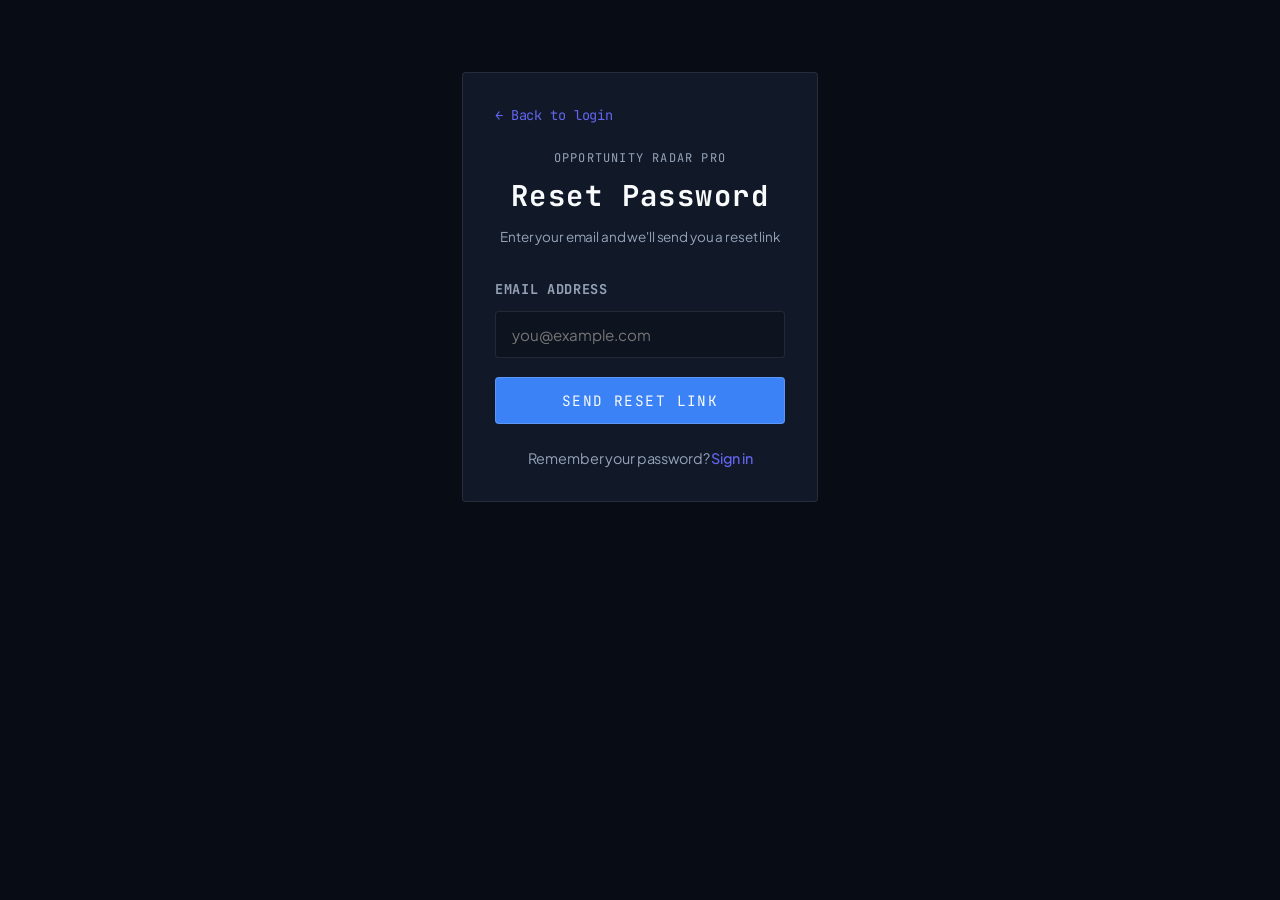
<file: frontend/forgot-password.html>
<!DOCTYPE html>
<html lang="en">
<head>
  <meta charset="UTF-8">
  <meta name="viewport" content="width=device-width, initial-scale=1.0">
  <title>Forgot Password | OpportunityRadar Pro</title>
  <link rel="stylesheet" href="styles.css">
  <style>
    body { overflow: auto !important; height: auto !important; min-height: 100vh; display: flex; flex-direction: column; }
    .auth-container { max-width: 420px; margin: 40px auto; padding: 2rem; width: 100%; }
    .auth-card { background: var(--card); border: 1px solid var(--border); border-radius: 4px; padding: 2rem; box-shadow: var(--shadow); }
    .auth-header { text-align: center; margin-bottom: 2rem; }
    .auth-header h1 { font-size: 1.8rem; color: var(--text); font-family: var(--font-mono); letter-spacing: 0.05em; }
    .auth-header p { color: var(--text-muted); margin-top: 0.5rem; }
    .eyebrow { font-family: var(--font-mono); font-size: 0.75rem; color: var(--primary); letter-spacing: 0.1em; text-transform: uppercase; margin-bottom: 0.5rem; }
    .form-group { margin-bottom: 1.2rem; }
    .form-group label { display: block; margin-bottom: 0.4rem; color: var(--text-muted); font-size: 0.85rem; font-family: var(--font-mono); letter-spacing: 0.05em; text-transform: uppercase; }
    .form-group input, .form-group select { width: 100%; padding: 0.8rem 1rem; border: 1px solid var(--border); border-radius: 4px; background: rgba(0, 0, 0, 0.2); color: var(--text); font-size: 0.95rem; font-family: var(--font-ui); }
    .form-group input:focus, .form-group select:focus { outline: none; border-color: var(--primary); }
    .form-group select option { background: var(--card); }
    .btn-full { width: 100%; padding: 0.8rem; font-size: 0.9rem; font-family: var(--font-mono); letter-spacing: 0.1em; text-transform: uppercase; background: var(--primary); color: var(--text); border: 1px solid var(--border-light); border-radius: 4px; cursor: pointer; transition: background 0.2s; }
    .btn-full:hover { background: var(--primary-h); }
    .btn-full:disabled { opacity: 0.5; cursor: not-allowed; }
    .auth-footer { text-align: center; margin-top: 1.5rem; color: var(--text-muted); font-size: 0.9rem; }
    .auth-footer a { color: var(--accent); text-decoration: none; font-weight: 500; }
    .auth-footer a:hover { text-decoration: underline; }
    .alert { padding: 0.8rem 1rem; border-radius: 4px; margin-bottom: 1rem; text-align: center; font-size: 0.9rem; border: 1px solid; }
    .alert-error { background: rgba(192, 57, 43, 0.15); color: #e74c3c; border-color: rgba(192, 57, 43, 0.3); }
    .alert-success { background: rgba(46, 204, 113, 0.15); color: #2ecc71; border-color: rgba(46, 204, 113, 0.3); }
    .alert-info { background: rgba(74, 158, 202, 0.15); color: #4a9eca; border-color: rgba(74, 158, 202, 0.3); }
    .password-hint { font-size: 0.75rem; color: var(--text-dim); margin-top: 0.4rem; }
    .back-link { display: inline-block; margin-bottom: 1rem; color: var(--accent); text-decoration: none; font-size: 0.85rem; font-family: var(--font-mono); }
    .back-link:hover { text-decoration: underline; }
    .hidden { display: none; }
  </style>
</head>
<body>
  <div class="auth-container">
    <div class="auth-card">
      <a href="login.html" class="back-link">← Back to login</a>
      
      <div class="auth-header">
        <p class="eyebrow">OPPORTUNITY RADAR PRO</p>
        <h1>Reset Password</h1>
        <p>Enter your email and we'll send you a reset link</p>
      </div>
      
      <div id="alertBox"></div>
      
      <form id="forgotForm">
        <div class="form-group">
          <label for="email">Email Address</label>
          <input type="email" id="email" name="email" required placeholder="you@example.com">
        </div>
        
        <button type="submit" class="btn-full" id="submitBtn">Send Reset Link</button>
      </form>
      
      <div class="auth-footer">
        Remember your password? <a href="login.html">Sign in</a>
      </div>
    </div>
  </div>

  <script src="config.js"></script>
  <script src="supabase-lib.js"></script>
  <script src="supabase.js"></script>
  <script>
    const form = document.getElementById("forgotForm");
    const alertBox = document.getElementById("alertBox");
    const submitBtn = document.getElementById("submitBtn");
    
    function showAlert(message, type = "error") {
      alertBox.innerHTML = `<div class="alert alert-${type}">${message}</div>`;
    }
    
    form.addEventListener("submit", async (e) => {
      e.preventDefault();
      
      const email = document.getElementById("email").value.trim();
      
      if (!email) {
        showAlert("Please enter your email address");
        return;
      }
      
      submitBtn.disabled = true;
      submitBtn.textContent = "Sending...";
      
      try {
        await auth.resetPassword(email);
        showAlert("Password reset link sent! Check your email for instructions.", "success");
        form.reset();
      } catch (error) {
        showAlert(error.message);
      } finally {
        submitBtn.disabled = false;
        submitBtn.textContent = "Send Reset Link";
      }
    });
  </script>
</body>
</html>
</file>
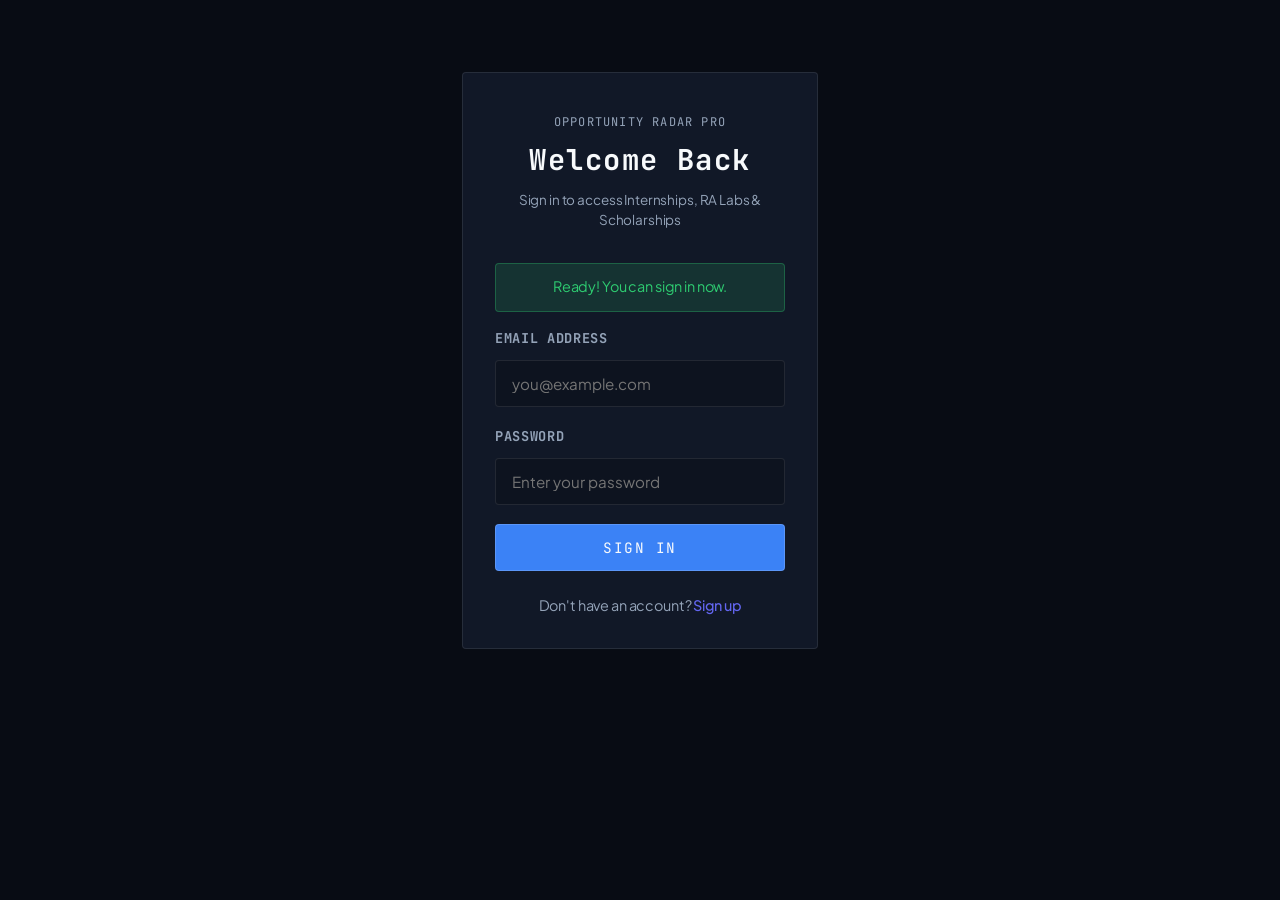
<file: frontend/login.html>
<!DOCTYPE html>
<html lang="en">
<head>
  <meta charset="UTF-8">
  <meta name="viewport" content="width=device-width, initial-scale=1.0">
  <title>Login | OpportunityRadar Pro</title>
  <link rel="stylesheet" href="styles.css">
  <style>
    body { overflow: auto !important; height: auto !important; min-height: 100vh; display: flex; flex-direction: column; }
    .auth-container { max-width: 420px; margin: 40px auto; padding: 2rem; width: 100%; }
    .auth-card { background: var(--card); border: 1px solid var(--border); border-radius: 4px; padding: 2rem; box-shadow: var(--shadow); }
    .auth-header { text-align: center; margin-bottom: 2rem; }
    .auth-header h1 { font-size: 1.8rem; color: var(--text); font-family: var(--font-mono); letter-spacing: 0.05em; }
    .auth-header p { color: var(--text-muted); margin-top: 0.5rem; }
    .eyebrow { font-family: var(--font-mono); font-size: 0.75rem; color: var(--primary); letter-spacing: 0.1em; text-transform: uppercase; margin-bottom: 0.5rem; }
    .form-group { margin-bottom: 1.2rem; }
    .form-group label { display: block; margin-bottom: 0.4rem; color: var(--text-muted); font-size: 0.85rem; font-family: var(--font-mono); letter-spacing: 0.05em; text-transform: uppercase; }
    .form-group input, .form-group select { width: 100%; padding: 0.8rem 1rem; border: 1px solid var(--border); border-radius: 4px; background: rgba(0, 0, 0, 0.2); color: var(--text); font-size: 0.95rem; font-family: var(--font-ui); }
    .form-group input:focus, .form-group select:focus { outline: none; border-color: var(--primary); }
    .form-group select option { background: var(--card); }
    .btn-full { width: 100%; padding: 0.8rem; font-size: 0.9rem; font-family: var(--font-mono); letter-spacing: 0.1em; text-transform: uppercase; background: var(--primary); color: var(--text); border: 1px solid var(--border-light); border-radius: 4px; cursor: pointer; transition: background 0.2s; }
    .btn-full:hover { background: var(--primary-h); }
    .btn-full:disabled { opacity: 0.5; cursor: not-allowed; }
    .auth-footer { text-align: center; margin-top: 1.5rem; color: var(--text-muted); font-size: 0.9rem; }
    .auth-footer a { color: var(--accent); text-decoration: none; font-weight: 500; }
    .auth-footer a:hover { text-decoration: underline; }
    .alert { padding: 0.8rem 1rem; border-radius: 4px; margin-bottom: 1rem; text-align: center; font-size: 0.9rem; border: 1px solid; }
    .alert-error { background: rgba(192, 57, 43, 0.15); color: #e74c3c; border-color: rgba(192, 57, 43, 0.3); }
    .alert-success { background: rgba(46, 204, 113, 0.15); color: #2ecc71; border-color: rgba(46, 204, 113, 0.3); }
    .alert-info { background: rgba(74, 158, 202, 0.15); color: #4a9eca; border-color: rgba(74, 158, 202, 0.3); }
    .password-hint { font-size: 0.75rem; color: var(--text-dim); margin-top: 0.4rem; }
    .back-link { display: inline-block; margin-bottom: 1rem; color: var(--accent); text-decoration: none; font-size: 0.85rem; font-family: var(--font-mono); }
    .back-link:hover { text-decoration: underline; }
    .hidden { display: none; }
  </style>
</head>
<body>
  <div class="auth-container">
    <div class="auth-card">
      <div class="auth-header">
        <p class="eyebrow">OPPORTUNITY RADAR PRO</p>
        <h1>Welcome Back</h1>
        <p>Sign in to access Internships, RA Labs &amp; Scholarships</p>
      </div>
      
      <div id="alertBox"></div>
      
      <form id="loginForm">
        <div class="form-group">
          <label for="email">Email Address</label>
          <input type="email" id="email" name="email" required placeholder="you@example.com">
        </div>
        
        <div class="form-group">
          <label for="password">Password</label>
          <input type="password" id="password" name="password" required placeholder="Enter your password">
        </div>
        
        <button type="submit" class="btn-full" id="submitBtn">Sign In</button>
      </form>
      
      <div class="auth-footer">
        Don't have an account? <a href="signup.html">Sign up</a>
      </div>
    </div>
  </div>

  <script src="config.js"></script>
  <script src="supabase-lib.js"></script>
  <script src="supabase.js"></script>
  <script>
    const form = document.getElementById("loginForm");
    const alertBox = document.getElementById("alertBox");
    const submitBtn = document.getElementById("submitBtn");
    
    function showAlert(message, type = "info") {
      alertBox.innerHTML = `<div class="alert alert-${type}">${message}</div>`;
    }
    
    function checkAuthAndLoad() {
      let attempts = 0;
      const checkAuth = setInterval(() => {
        attempts++;
        if (window.auth && !window.auth.isLoading) {
          clearInterval(checkAuth);
          showAlert("Ready! You can sign in now.", "success");
        } else if (attempts >= 15) {
          clearInterval(checkAuth);
          showAlert("Auth failed to load. Refresh the page or check browser console (F12).", "error");
        }
      }, 500);
    }

    async function upsertProfile(user) {
      if (!window.supabaseClient || !user) {
        console.warn("[InternRadar] Cannot upsert profile: missing supabaseClient or user");
        return;
      }

      const payload = {
        id: user.id,
        email: user.email,
        full_name: user.user_metadata?.full_name || "",
        updated_at: new Date().toISOString()
      };

      console.log("[InternRadar] Upserting profile for:", user.email);
      const { error } = await window.supabaseClient
        .from("profiles")
        .upsert(payload, { onConflict: "id" });

      if (error) {
        console.warn("[InternRadar] Profile upsert failed:", error.message, error);
      } else {
        console.log("[InternRadar] Profile upserted successfully for:", user.email);
      }
    }
    
    checkAuthAndLoad();
    
    form.addEventListener("submit", async (e) => {
      e.preventDefault();
      
      if (!window.auth) {
        showAlert("Auth not loaded yet. Please wait or refresh.", "error");
        return;
      }
      
      const email = document.getElementById("email").value.trim();
      const password = document.getElementById("password").value;
      
      submitBtn.disabled = true;
      submitBtn.textContent = "Signing in...";
      
      try {
        const data = await window.auth.signIn(email, password);
        const user = data?.user || data?.session?.user;
        
        if (!user) {
          showAlert("Sign in succeeded but no user data returned. Try again.", "error");
          return;
        }

        if (!user.email_confirmed_at) {
          await window.auth.signOut();
          showAlert("Please verify your email first. Check your inbox for the verification link.", "error");
        } else {
          await upsertProfile(user);
          window.location.href = "index.html";
        }
      } catch (error) {
        console.error("[InternRadar] Login error:", error);
        showAlert(error.message, "error");
      } finally {
        submitBtn.disabled = false;
        submitBtn.textContent = "Sign In";
      }
    });
  </script>
</body>
</html>
</file>
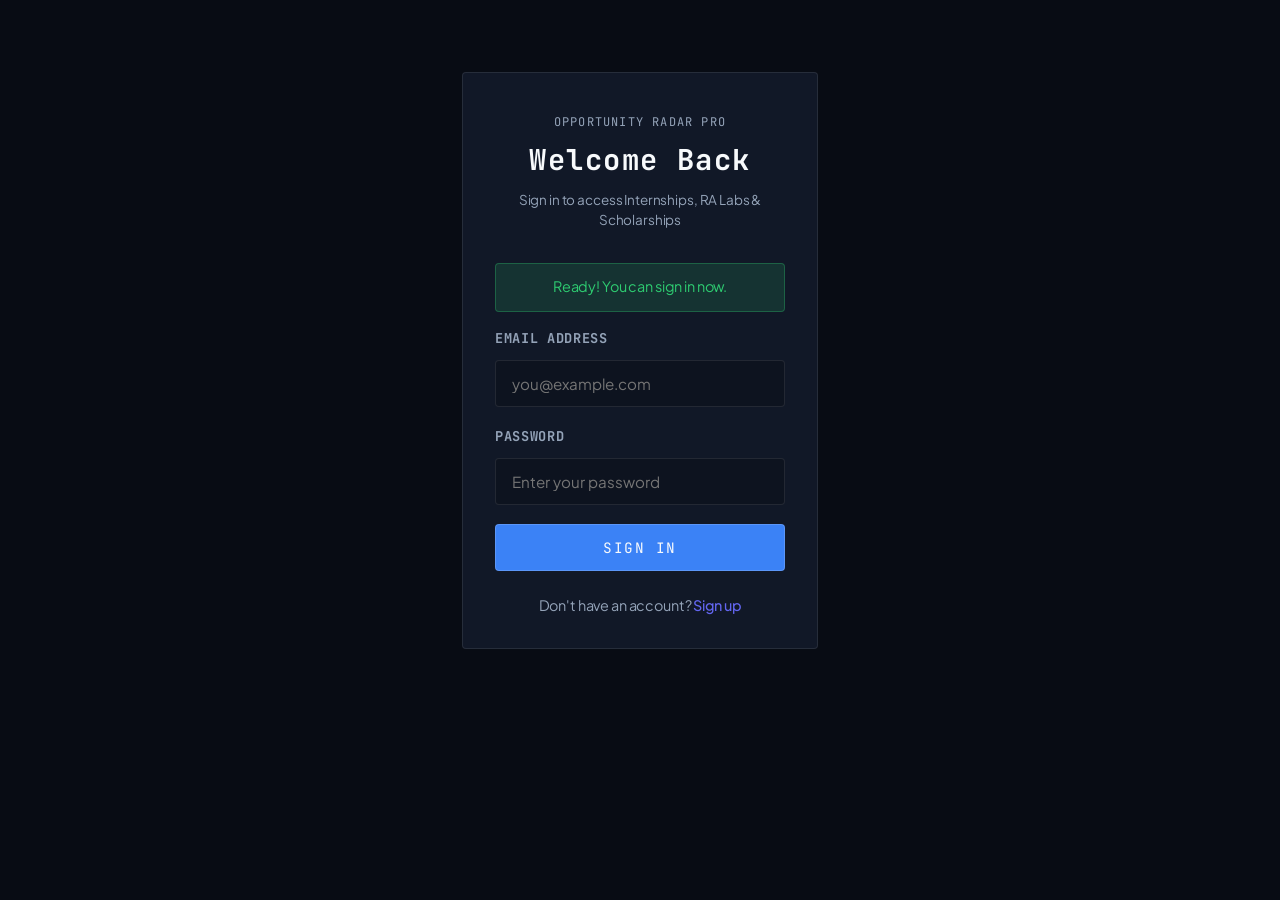
<file: frontend/reset-password.html>
<!DOCTYPE html>
<html lang="en">
<head>
  <meta charset="UTF-8">
  <meta name="viewport" content="width=device-width, initial-scale=1.0">
  <title>Reset Password | OpportunityRadar Pro</title>
  <link rel="stylesheet" href="styles.css">
  <style>
    body { overflow: auto !important; height: auto !important; min-height: 100vh; display: flex; flex-direction: column; }
    .auth-container { max-width: 420px; margin: 40px auto; padding: 2rem; width: 100%; }
    .auth-card { background: var(--card); border: 1px solid var(--border); border-radius: 4px; padding: 2rem; box-shadow: var(--shadow); }
    .auth-header { text-align: center; margin-bottom: 2rem; }
    .auth-header h1 { font-size: 1.8rem; color: var(--text); font-family: var(--font-mono); letter-spacing: 0.05em; }
    .auth-header p { color: var(--text-muted); margin-top: 0.5rem; }
    .eyebrow { font-family: var(--font-mono); font-size: 0.75rem; color: var(--primary); letter-spacing: 0.1em; text-transform: uppercase; margin-bottom: 0.5rem; }
    .form-group { margin-bottom: 1.2rem; }
    .form-group label { display: block; margin-bottom: 0.4rem; color: var(--text-muted); font-size: 0.85rem; font-family: var(--font-mono); letter-spacing: 0.05em; text-transform: uppercase; }
    .form-group input, .form-group select { width: 100%; padding: 0.8rem 1rem; border: 1px solid var(--border); border-radius: 4px; background: rgba(0, 0, 0, 0.2); color: var(--text); font-size: 0.95rem; font-family: var(--font-ui); }
    .form-group input:focus, .form-group select:focus { outline: none; border-color: var(--primary); }
    .form-group select option { background: var(--card); }
    .btn-full { width: 100%; padding: 0.8rem; font-size: 0.9rem; font-family: var(--font-mono); letter-spacing: 0.1em; text-transform: uppercase; background: var(--primary); color: var(--text); border: 1px solid var(--border-light); border-radius: 4px; cursor: pointer; transition: background 0.2s; }
    .btn-full:hover { background: var(--primary-h); }
    .btn-full:disabled { opacity: 0.5; cursor: not-allowed; }
    .auth-footer { text-align: center; margin-top: 1.5rem; color: var(--text-muted); font-size: 0.9rem; }
    .auth-footer a { color: var(--accent); text-decoration: none; font-weight: 500; }
    .auth-footer a:hover { text-decoration: underline; }
    .alert { padding: 0.8rem 1rem; border-radius: 4px; margin-bottom: 1rem; text-align: center; font-size: 0.9rem; border: 1px solid; }
    .alert-error { background: rgba(192, 57, 43, 0.15); color: #e74c3c; border-color: rgba(192, 57, 43, 0.3); }
    .alert-success { background: rgba(46, 204, 113, 0.15); color: #2ecc71; border-color: rgba(46, 204, 113, 0.3); }
    .alert-info { background: rgba(74, 158, 202, 0.15); color: #4a9eca; border-color: rgba(74, 158, 202, 0.3); }
    .password-hint { font-size: 0.75rem; color: var(--text-dim); margin-top: 0.4rem; }
    .back-link { display: inline-block; margin-bottom: 1rem; color: var(--accent); text-decoration: none; font-size: 0.85rem; font-family: var(--font-mono); }
    .back-link:hover { text-decoration: underline; }
    .hidden { display: none; }
  </style>
</head>
<body>
  <div class="auth-container">
    <div class="auth-card">
      <div class="auth-header">
        <p class="eyebrow">OPPORTUNITY RADAR PRO</p>
        <h1>Set New Password</h1>
        <p>Enter your new password below</p>
      </div>
      
      <div id="alertBox"></div>
      
      <div id="resetFormContainer">
        <form id="resetForm">
          <div class="form-group">
            <label for="newPassword">New Password</label>
            <input type="password" id="newPassword" name="newPassword" required placeholder="Enter new password" minlength="6">
            <p class="password-hint">Must be at least 6 characters</p>
          </div>
          
          <div class="form-group">
            <label for="confirmPassword">Confirm New Password</label>
            <input type="password" id="confirmPassword" name="confirmPassword" required placeholder="Confirm new password">
          </div>
          
          <button type="submit" class="btn-full" id="submitBtn">Update Password</button>
        </form>
      </div>
      
      <div id="successMessage" class="hidden">
        <div class="alert alert-success">
          Password updated successfully! Redirecting to login...
        </div>
      </div>
    </div>
  </div>

  <script src="config.js"></script>
  <script src="supabase-lib.js"></script>
  <script src="supabase.js"></script>
  <script>
    const form = document.getElementById("resetForm");
    const alertBox = document.getElementById("alertBox");
    const submitBtn = document.getElementById("submitBtn");
    const resetFormContainer = document.getElementById("resetFormContainer");
    const successMessage = document.getElementById("successMessage");
    
    function showAlert(message, type = "error") {
      alertBox.innerHTML = `<div class="alert alert-${type}">${message}</div>`;
    }
    
    async function checkResetToken() {
      try {
        const hashParams = new URLSearchParams(window.location.hash.substring(1));
        const accessToken = hashParams.get("access_token");
        const type = hashParams.get("type");
        
        if (!accessToken && type !== "recovery") {
          const session = await auth.getSession();
          if (!session) {
            window.location.href = "login.html";
          }
        }
      } catch (e) {
        window.location.href = "login.html";
      }
    }
    
    checkResetToken();
    
    form.addEventListener("submit", async (e) => {
      e.preventDefault();
      
      const newPassword = document.getElementById("newPassword").value;
      const confirmPassword = document.getElementById("confirmPassword").value;
      
      if (newPassword !== confirmPassword) {
        showAlert("Passwords do not match");
        return;
      }
      
      if (newPassword.length < 6) {
        showAlert("Password must be at least 6 characters");
        return;
      }
      
      submitBtn.disabled = true;
      submitBtn.textContent = "Updating...";
      
      try {
        await auth.updatePassword(newPassword);
        resetFormContainer.classList.add("hidden");
        successMessage.classList.remove("hidden");
        setTimeout(() => {
          window.location.href = "login.html";
        }, 3000);
      } catch (error) {
        showAlert(error.message);
      } finally {
        submitBtn.disabled = false;
        submitBtn.textContent = "Update Password";
      }
    });
  </script>
</body>
</html>
</file>
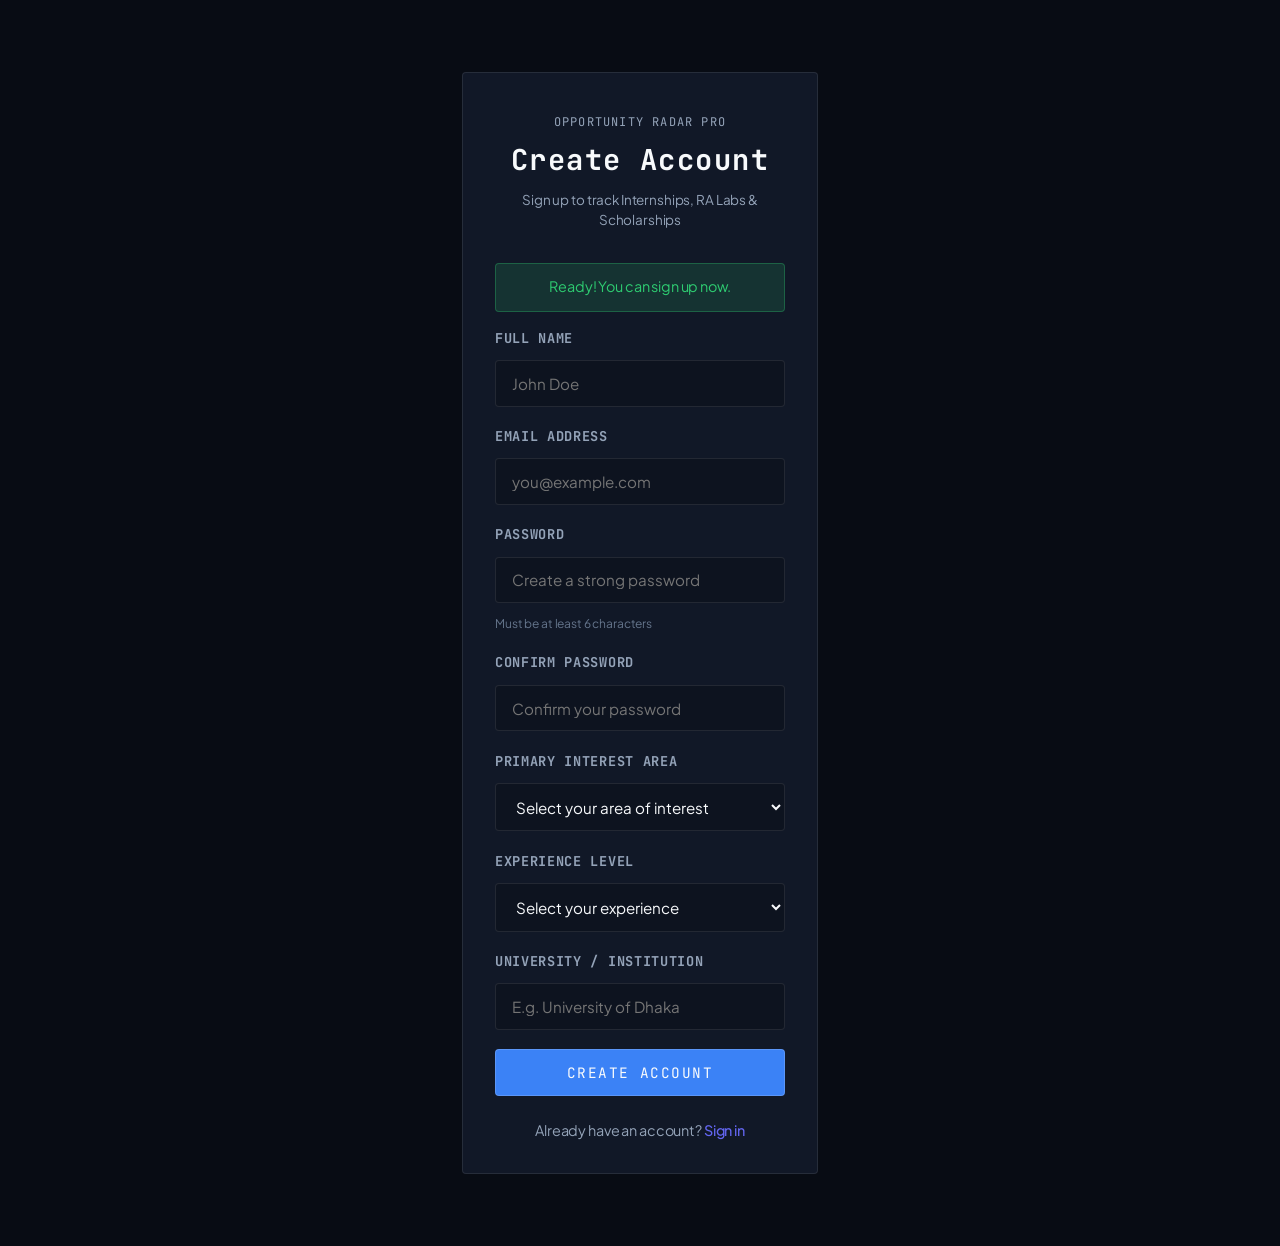
<file: frontend/signup.html>
<!DOCTYPE html>
<html lang="en">
<head>
  <meta charset="UTF-8">
  <meta name="viewport" content="width=device-width, initial-scale=1.0">
  <title>Sign Up | OpportunityRadar Pro</title>
  <link rel="stylesheet" href="styles.css">
  <style>
    body { overflow: auto !important; height: auto !important; min-height: 100vh; display: flex; flex-direction: column; }
    .auth-container { max-width: 420px; margin: 40px auto; padding: 2rem; width: 100%; }
    .auth-card { background: var(--card); border: 1px solid var(--border); border-radius: 4px; padding: 2rem; box-shadow: var(--shadow); }
    .auth-header { text-align: center; margin-bottom: 2rem; }
    .auth-header h1 { font-size: 1.8rem; color: var(--text); font-family: var(--font-mono); letter-spacing: 0.05em; }
    .auth-header p { color: var(--text-muted); margin-top: 0.5rem; }
    .eyebrow { font-family: var(--font-mono); font-size: 0.75rem; color: var(--primary); letter-spacing: 0.1em; text-transform: uppercase; margin-bottom: 0.5rem; }
    .form-group { margin-bottom: 1.2rem; }
    .form-group label { display: block; margin-bottom: 0.4rem; color: var(--text-muted); font-size: 0.85rem; font-family: var(--font-mono); letter-spacing: 0.05em; text-transform: uppercase; }
    .form-group input, .form-group select { width: 100%; padding: 0.8rem 1rem; border: 1px solid var(--border); border-radius: 4px; background: rgba(0, 0, 0, 0.2); color: var(--text); font-size: 0.95rem; font-family: var(--font-ui); }
    .form-group input:focus, .form-group select:focus { outline: none; border-color: var(--primary); }
    .form-group select option { background: var(--card); }
    .btn-full { width: 100%; padding: 0.8rem; font-size: 0.9rem; font-family: var(--font-mono); letter-spacing: 0.1em; text-transform: uppercase; background: var(--primary); color: var(--text); border: 1px solid var(--border-light); border-radius: 4px; cursor: pointer; transition: background 0.2s; }
    .btn-full:hover { background: var(--primary-h); }
    .btn-full:disabled { opacity: 0.5; cursor: not-allowed; }
    .auth-footer { text-align: center; margin-top: 1.5rem; color: var(--text-muted); font-size: 0.9rem; }
    .auth-footer a { color: var(--accent); text-decoration: none; font-weight: 500; }
    .auth-footer a:hover { text-decoration: underline; }
    .alert { padding: 0.8rem 1rem; border-radius: 4px; margin-bottom: 1rem; text-align: center; font-size: 0.9rem; border: 1px solid; }
    .alert-error { background: rgba(192, 57, 43, 0.15); color: #e74c3c; border-color: rgba(192, 57, 43, 0.3); }
    .alert-success { background: rgba(46, 204, 113, 0.15); color: #2ecc71; border-color: rgba(46, 204, 113, 0.3); }
    .alert-info { background: rgba(74, 158, 202, 0.15); color: #4a9eca; border-color: rgba(74, 158, 202, 0.3); }
    .password-hint { font-size: 0.75rem; color: var(--text-dim); margin-top: 0.4rem; }
    .back-link { display: inline-block; margin-bottom: 1rem; color: var(--accent); text-decoration: none; font-size: 0.85rem; font-family: var(--font-mono); }
    .back-link:hover { text-decoration: underline; }
    .hidden { display: none; }
  </style>
</head>
<body>
  <div class="auth-container">
    <div class="auth-card">
      <div class="auth-header">
        <p class="eyebrow">OPPORTUNITY RADAR PRO</p>
        <h1>Create Account</h1>
        <p>Sign up to track Internships, RA Labs &amp; Scholarships</p>
      </div>
      
      <div id="alertBox"></div>
      
      <form id="signupForm">
        <div class="form-group">
          <label for="fullName">Full Name</label>
          <input type="text" id="fullName" name="fullName" required placeholder="John Doe">
        </div>
        
        <div class="form-group">
          <label for="email">Email Address</label>
          <input type="email" id="email" name="email" required placeholder="you@example.com">
        </div>
        
        <div class="form-group">
          <label for="password">Password</label>
          <input type="password" id="password" name="password" required placeholder="Create a strong password" minlength="6">
          <p class="password-hint">Must be at least 6 characters</p>
        </div>
        
        <div class="form-group">
          <label for="confirmPassword">Confirm Password</label>
          <input type="password" id="confirmPassword" name="confirmPassword" required placeholder="Confirm your password">
        </div>

        <div class="form-group">
          <label for="interestArea">Primary Interest Area</label>
          <select id="interestArea" name="interestArea" required>
            <option value="" disabled selected>Select your area of interest</option>
            <option value="Artificial Intelligence">Artificial Intelligence</option>
            <option value="Data Science & Analytics">Data Science & Analytics</option>
            <option value="Software Engineering">Software Engineering</option>
            <option value="Web Development">Web Development</option>
            <option value="Mobile Development">Mobile Development</option>
            <option value="Cybersecurity">Cybersecurity</option>
            <option value="Cloud Computing">Cloud Computing</option>
            <option value="Product Management">Product Management</option>
            <option value="Design (UI/UX)">Design (UI/UX)</option>
            <option value="Other">Other</option>
          </select>
        </div>

        <div class="form-group">
          <label for="experienceLevel">Experience Level</label>
          <select id="experienceLevel" name="experienceLevel" required>
            <option value="" disabled selected>Select your experience</option>
            <option value="Beginner (0-1 Years)">Beginner (0-1 Years)</option>
            <option value="Intermediate (1-3 Years)">Intermediate (1-3 Years)</option>
            <option value="Advanced (3+ Years)">Advanced (3+ Years)</option>
          </select>
        </div>

        <div class="form-group">
          <label for="university">University / Institution</label>
          <input type="text" id="university" name="university" placeholder="E.g. University of Dhaka">
        </div>

        
        <button type="submit" class="btn-full" id="submitBtn">Create Account</button>
      </form>
      
      <div class="auth-footer">
        Already have an account? <a href="login.html">Sign in</a>
      </div>
    </div>
  </div>

  <script src="config.js"></script>
  <script src="supabase-lib.js"></script>
  <script src="supabase.js"></script>
  <script>
    const form = document.getElementById("signupForm");
    const alertBox = document.getElementById("alertBox");
    const submitBtn = document.getElementById("submitBtn");
    
    function showAlert(message, type = "info") {
      alertBox.innerHTML = `<div class="alert alert-${type}">${message}</div>`;
    }
    
    function checkAuthAndLoad() {
      const checkAuth = setInterval(() => {
        if (window.auth) {
          clearInterval(checkAuth);
          showAlert("Ready! You can sign up now.", "success");
        }
      }, 500);
      
      setTimeout(() => {
        clearInterval(checkAuth);
        if (!window.auth) {
          showAlert("Auth failed to load. Open browser console (F12) for details.", "error");
        }
      }, 5000);
    }
    
    checkAuthAndLoad();
    
    async function upsertProfile(user) {
      if (!window.supabaseClient || !user) {
        return;
      }

      const payload = {
        id: user.id,
        email: user.email,
        full_name: document.getElementById("fullName").value.trim(),
        interest_area: document.getElementById("interestArea").value,
        experience_level: document.getElementById("experienceLevel").value,
        university: document.getElementById("university").value.trim(),
        updated_at: new Date().toISOString()
      };

      const { error } = await window.supabaseClient
        .from("profiles")
        .upsert(payload, { onConflict: "id" });

      if (error) {
        console.warn("[InternRadar] Profile upsert failed:", error.message);
      } else {
        console.log("[InternRadar] Profile created for:", user.email);
      }
    }

    form.addEventListener("submit", async (e) => {
      e.preventDefault();
      
      if (!window.auth) {
        showAlert("Auth not loaded yet. Please wait or refresh.", "error");
        return;
      }
      
      const email = document.getElementById("email").value.trim();
      const password = document.getElementById("password").value;
      const confirmPassword = document.getElementById("confirmPassword").value;
      
      if (password !== confirmPassword) {
        showAlert("Passwords do not match", "error");
        return;
      }
      
      if (password.length < 6) {
        showAlert("Password must be at least 6 characters", "error");
        return;
      }
      
      submitBtn.disabled = true;
      submitBtn.textContent = "Creating account...";
      
      try {
        const data = await window.auth.signUp(email, password);
        
        // If user is auto-confirmed, create profile immediately
        const user = data?.user;
        if (user && user.email_confirmed_at) {
          await upsertProfile(user);
        }
        
        showAlert("Account created! Check your email to verify your account.", "success");
        form.reset();
      } catch (error) {
        console.error("[InternRadar] Signup error:", error);
        showAlert(error.message, "error");
      } finally {
        submitBtn.disabled = false;
        submitBtn.textContent = "Create Account";
      }
    });
  </script>
</body>
</html>
</file>
<file: frontend/styles.css>
/* ═══════════════════════════════════════════════════════════════════
   OPPORTUNITYRADAR PRO — ULTRA-MODERN CYBER-SLATE THEME (v2.5)
   Linear / Raycast / Modern SaaS Inspired Dashboard Aesthetics
   ═══════════════════════════════════════════════════════════════════ */

@import url('https://fonts.googleapis.com/css2?family=Plus+Jakarta+Sans:wght@300;400;500;600;700;800&family=JetBrains+Mono:wght@400;500;600;700&display=swap');

:root {
  /* ── Modern Obsidian & Cyber-Slate Palette ── */
  --bg:              #080c14;
  --bg-subtle:       #0d1322;
  --sidebar-bg:      #0b101c;
  --card:            #111827;
  --card-hover:      #172033;
  --card-border:     rgba(255, 255, 255, 0.08);
  --border:          rgba(255, 255, 255, 0.09);
  --border-light:    rgba(255, 255, 255, 0.16);
  --sidebar-border:  rgba(255, 255, 255, 0.07);

  /* ── Brand & Accent Gradients ── */
  --primary:         #3b82f6;
  --primary-h:       #2563eb;
  --primary-glow:    rgba(59, 130, 246, 0.35);
  --accent:          #6366f1;
  --accent-purple:   #a855f7;
  --accent-cyan:     #06b6d4;
  --accent-gold:     #f59e0b;
  --accent-emerald:  #10b981;

  /* ── Typography & Readability ── */
  --text:            #f8fafc;
  --text-muted:      #94a3b8;
  --text-dim:        #64748b;
  --sidebar-text:    #f1f5f9;
  --sidebar-muted:   #818cf8;

  --font-ui:         'Plus Jakarta Sans', -apple-system, BlinkMacSystemFont, 'Segoe UI', Roboto, sans-serif;
  --font-mono:       'JetBrains Mono', monospace;

  /* ── Shadows & Glassmorphism ── */
  --shadow-sm:       0 2px 8px rgba(0, 0, 0, 0.3);
  --shadow-md:       0 8px 24px rgba(0, 0, 0, 0.45);
  --shadow-lg:       0 16px 40px rgba(0, 0, 0, 0.6);
  --glass-bg:        rgba(17, 24, 39, 0.75);
  --glass-border:    rgba(255, 255, 255, 0.1);
  --glass-blur:      blur(16px);
}

/* Light Theme Variables */
.light-theme {
  --bg:              #f8fafc;
  --bg-subtle:       #f1f5f9;
  --sidebar-bg:      #ffffff;
  --card:            #ffffff;
  --card-hover:      #f8fafc;
  --card-border:     rgba(0, 0, 0, 0.08);
  --border:          rgba(0, 0, 0, 0.08);
  --border-light:    rgba(0, 0, 0, 0.15);
  --sidebar-border:  rgba(0, 0, 0, 0.06);
  --text:            #0f172a;
  --text-muted:      #64748b;
  --text-dim:        #94a3b8;
  --sidebar-text:    #0f172a;
  --sidebar-muted:   #475569;
  --shadow-sm:       0 2px 8px rgba(0, 0, 0, 0.05);
  --shadow-md:       0 8px 24px rgba(0, 0, 0, 0.08);
  --shadow-lg:       0 16px 40px rgba(0, 0, 0, 0.12);
  --glass-bg:        rgba(255, 255, 255, 0.85);
}

/* ── RESET & GLOBAL ─────────────────────────────────────────── */
*, *::before, *::after { box-sizing: border-box; margin: 0; padding: 0; }
.hidden { display: none !important; }

body {
  font-family: var(--font-ui);
  background-color: var(--bg);
  color: var(--text);
  height: 100vh;
  overflow: hidden;
  font-size: 13.5px;
  line-height: 1.5;
  letter-spacing: -0.01em;
  -webkit-font-smoothing: antialiased;
}

/* Custom Scrollbars */
::-webkit-scrollbar { width: 6px; height: 6px; }
::-webkit-scrollbar-track { background: transparent; }
::-webkit-scrollbar-thumb { background: rgba(255, 255, 255, 0.15); border-radius: 999px; }
::-webkit-scrollbar-thumb:hover { background: rgba(255, 255, 255, 0.25); }

/* ── LAYOUT ─────────────────────────────────────────── */
.dashboard-wrapper { display: flex; height: 100vh; width: 100vw; overflow: hidden; }

/* ── SIDEBAR ─────────────────────────────────────────── */
.sidebar {
  width: 260px;
  background: var(--sidebar-bg);
  border-right: 1px solid var(--sidebar-border);
  display: flex;
  flex-direction: column;
  flex-shrink: 0;
  z-index: 50;
}

.sidebar-header {
  padding: 1.25rem 1.2rem;
  border-bottom: 1px solid var(--sidebar-border);
}

.logo {
  display: flex;
  align-items: center;
  gap: 0.85rem;
}

.logo-icon {
  width: 38px;
  height: 38px;
  background: linear-gradient(135deg, #3b82f6 0%, #8b5cf6 100%);
  border-radius: 9px;
  display: flex;
  align-items: center;
  justify-content: center;
  color: #ffffff;
  box-shadow: 0 0 16px rgba(99, 102, 241, 0.4);
  flex-shrink: 0;
}

.logo-text { display: flex; flex-direction: column; }
.logo-name {
  font-family: var(--font-ui);
  font-size: 0.95rem;
  font-weight: 800;
  letter-spacing: 0.04em;
  color: var(--text);
  line-height: 1.2;
}
.logo-sub {
  font-family: var(--font-mono);
  font-size: 0.6rem;
  font-weight: 600;
  color: var(--text-dim);
  letter-spacing: 0.05em;
  margin-top: 0.15rem;
}

/* User Profile Badge */
.user-panel {
  display: flex;
  align-items: center;
  gap: 0.75rem;
  padding: 0.85rem 1.2rem;
  border-bottom: 1px solid var(--sidebar-border);
  background: rgba(0, 0, 0, 0.2);
}
.user-avatar {
  width: 32px; height: 32px;
  background: linear-gradient(135deg, #1e293b, #334155);
  border: 1px solid var(--border-light);
  border-radius: 50%;
  display: flex; align-items: center; justify-content: center;
  color: #94a3b8;
  flex-shrink: 0;
}
.user-info { display: flex; flex-direction: column; min-width: 0; flex: 1; }
.user-label {
  font-family: var(--font-mono);
  font-size: 0.6rem;
  letter-spacing: 0.08em;
  color: var(--text-dim);
  text-transform: uppercase;
}
.user-email {
  font-size: 0.75rem;
  font-weight: 600;
  color: var(--text);
  white-space: nowrap;
  overflow: hidden;
  text-overflow: ellipsis;
}
.status-dot {
  width: 8px; height: 8px;
  border-radius: 50%;
  background: var(--accent-emerald);
  box-shadow: 0 0 8px var(--accent-emerald);
}

/* Sidebar Navigation */
.sidebar-nav {
  flex: 1;
  padding: 1rem 0.85rem;
  display: flex;
  flex-direction: column;
  gap: 0.35rem;
  overflow-y: auto;
}

.nav-section-label {
  font-family: var(--font-mono);
  font-size: 0.62rem;
  font-weight: 700;
  letter-spacing: 0.12em;
  color: var(--text-dim);
  padding: 0.75rem 0.6rem 0.35rem;
  text-transform: uppercase;
}

.nav-btn {
  display: flex;
  align-items: center;
  gap: 0.75rem;
  width: 100%;
  padding: 0.65rem 0.85rem;
  background: transparent;
  border: 1px solid transparent;
  border-radius: 8px;
  color: var(--text-muted);
  font-family: var(--font-ui);
  font-size: 0.82rem;
  font-weight: 600;
  text-align: left;
  cursor: pointer;
  transition: all 0.18s cubic-bezier(0.16, 1, 0.3, 1);
  position: relative;
}

.nav-icon {
  width: 24px; height: 24px;
  display: flex; align-items: center; justify-content: center;
  color: var(--text-dim);
  transition: color 0.18s;
  flex-shrink: 0;
}

.nav-btn:hover {
  background: rgba(255, 255, 255, 0.04);
  color: var(--text);
  border-color: rgba(255, 255, 255, 0.06);
}

.nav-btn:hover .nav-icon { color: var(--primary); }

.nav-btn.active {
  background: linear-gradient(90deg, rgba(59, 130, 246, 0.15) 0%, rgba(99, 102, 241, 0.08) 100%);
  color: #ffffff;
  border: 1px solid rgba(99, 102, 241, 0.3);
  box-shadow: 0 2px 12px rgba(59, 130, 246, 0.12);
}

.nav-btn.active .nav-icon {
  color: #60a5fa;
}

.nav-btn.active::before {
  content: '';
  position: absolute;
  left: 0;
  top: 18%;
  bottom: 18%;
  width: 3px;
  background: linear-gradient(180deg, #60a5fa, #a855f7);
  border-radius: 0 4px 4px 0;
  box-shadow: 0 0 8px #60a5fa;
}

.badge {
  margin-left: auto;
  font-family: var(--font-mono);
  font-size: 0.65rem;
  font-weight: 700;
  padding: 0.15rem 0.5rem;
  border-radius: 999px;
  background: rgba(255, 255, 255, 0.08);
  color: var(--text-muted);
}

/* Sidebar Footer */
.sidebar-footer {
  padding: 1rem 1.2rem;
  border-top: 1px solid var(--sidebar-border);
  background: rgba(0, 0, 0, 0.15);
  display: flex;
  flex-direction: column;
  gap: 0.75rem;
}

.sys-status {
  display: flex;
  flex-direction: column;
  gap: 0.3rem;
}
.sys-status-row {
  display: flex;
  justify-content: space-between;
  align-items: center;
  font-family: var(--font-mono);
  font-size: 0.65rem;
}
.sys-label { color: var(--text-dim); }
.sys-value { color: var(--text-muted); font-weight: 600; }
.sys-value.online-text { color: var(--accent-emerald); }

.logout-btn {
  display: flex;
  align-items: center;
  justify-content: center;
  gap: 0.5rem;
  width: 100%;
  padding: 0.55rem;
  background: rgba(239, 68, 68, 0.08);
  border: 1px solid rgba(239, 68, 68, 0.2);
  border-radius: 6px;
  color: #f87171;
  font-family: var(--font-mono);
  font-size: 0.68rem;
  font-weight: 700;
  letter-spacing: 0.05em;
  cursor: pointer;
  transition: all 0.18s;
}
.logout-btn:hover {
  background: rgba(239, 68, 68, 0.18);
  border-color: rgba(239, 68, 68, 0.4);
  color: #ffffff;
}

/* ── MAIN CONTENT ───────────────────────────────────── */
.main-content {
  flex: 1;
  display: flex;
  flex-direction: column;
  height: 100vh;
  overflow-y: auto;
  background: var(--bg);
}

/* Top Navigation Bar */
.top-bar {
  display: flex;
  align-items: center;
  justify-content: space-between;
  padding: 0.9rem 1.75rem;
  background: var(--glass-bg);
  backdrop-filter: var(--glass-blur);
  border-bottom: 1px solid var(--border);
  position: sticky;
  top: 0;
  z-index: 40;
}

.breadcrumb {
  display: flex;
  align-items: center;
  gap: 0.5rem;
  font-family: var(--font-mono);
  font-size: 0.72rem;
  letter-spacing: 0.04em;
}
.breadcrumb-root { color: var(--text-dim); font-weight: 600; }
.breadcrumb-sep { color: var(--text-dim); }
.breadcrumb-current { color: #60a5fa; font-weight: 700; }

.top-clock {
  font-family: var(--font-mono);
  font-size: 0.75rem;
  font-weight: 600;
  color: var(--text-muted);
  background: rgba(0, 0, 0, 0.3);
  padding: 0.35rem 0.75rem;
  border-radius: 6px;
  border: 1px solid var(--border);
  letter-spacing: 0.05em;
}

/* ── TAB PANELS & HERO BANNER ────────────────────────── */
.tab-content {
  padding: 1.5rem 1.75rem;
  display: flex;
  flex-direction: column;
  gap: 1.25rem;
}

.hero-banner {
  background: linear-gradient(135deg, rgba(30, 41, 59, 0.7) 0%, rgba(15, 23, 42, 0.9) 100%);
  border: 1px solid var(--card-border);
  border-radius: 12px;
  padding: 1.6rem 2rem;
  position: relative;
  overflow: hidden;
  box-shadow: var(--shadow-sm);
}

.hero-banner::before {
  content: '';
  position: absolute;
  top: -50%;
  right: -20%;
  width: 400px;
  height: 300px;
  background: radial-gradient(circle, rgba(99, 102, 241, 0.15) 0%, transparent 70%);
  pointer-events: none;
}

.hero-title {
  font-size: 1.5rem;
  font-weight: 800;
  letter-spacing: -0.02em;
  color: #ffffff;
  margin-bottom: 0.35rem;
}

.hero-meta {
  display: flex;
  gap: 1.25rem;
  margin-top: 1rem;
}
.hero-meta-item {
  display: flex;
  align-items: center;
  gap: 0.45rem;
  font-size: 0.75rem;
  color: var(--text-muted);
  font-family: var(--font-mono);
}
.hero-meta-item svg { width: 14px; height: 14px; color: #60a5fa; }

/* ── STATS SECTION ───────────────────────────────────── */
.stats {
  display: grid;
  grid-template-columns: repeat(4, 1fr);
  gap: 1rem;
}

.stat-card {
  background: var(--card);
  border: 1px solid var(--card-border);
  border-radius: 10px;
  padding: 1.2rem 1.4rem;
  box-shadow: var(--shadow-sm);
  transition: transform 0.2s, border-color 0.2s;
}
.stat-card:hover {
  transform: translateY(-2px);
  border-color: rgba(255, 255, 255, 0.15);
}

.stat-card-header {
  display: flex;
  justify-content: space-between;
  align-items: center;
  margin-bottom: 0.65rem;
}
.stat-label {
  font-family: var(--font-mono);
  font-size: 0.65rem;
  font-weight: 700;
  letter-spacing: 0.08em;
  color: var(--text-dim);
  text-transform: uppercase;
}

.stat-icon-wrap {
  width: 30px; height: 30px;
  border-radius: 7px;
  display: flex; align-items: center; justify-content: center;
}
.stat-icon-wrap.blue { background: rgba(59, 130, 246, 0.15); color: #60a5fa; }
.stat-icon-wrap.green { background: rgba(16, 185, 129, 0.15); color: #34d399; }
.stat-icon-wrap.amber { background: rgba(245, 158, 11, 0.15); color: #fbbf24; }
.stat-icon-wrap.teal { background: rgba(6, 182, 212, 0.15); color: #22d3ee; }

.metric-value {
  font-size: 1.65rem;
  font-weight: 800;
  font-family: var(--font-mono);
  color: #ffffff;
  line-height: 1.2;
}

.stat-footer {
  margin-top: 0.35rem;
  font-size: 0.72rem;
  color: var(--text-dim);
}

/* ── FILTER & SEARCH PANEL ───────────────────────────── */
.panel {
  background: var(--card);
  border: 1px solid var(--card-border);
  border-radius: 12px;
  padding: 1.4rem 1.6rem;
  box-shadow: var(--shadow-sm);
}

.panel-header {
  display: flex;
  align-items: center;
  justify-content: space-between;
  margin-bottom: 1.25rem;
  padding-bottom: 0.75rem;
  border-bottom: 1px solid var(--border);
}

.panel-title-group {
  display: flex;
  align-items: center;
  gap: 0.6rem;
}
.panel-indicator {
  width: 8px; height: 8px;
  border-radius: 50%;
  background: #3b82f6;
  box-shadow: 0 0 8px #3b82f6;
}
.panel-title {
  font-size: 0.85rem;
  font-weight: 700;
  font-family: var(--font-mono);
  letter-spacing: 0.05em;
  color: var(--text);
  text-transform: uppercase;
}

.status-badge {
  font-family: var(--font-mono);
  font-size: 0.68rem;
  font-weight: 600;
  padding: 0.2rem 0.6rem;
  border-radius: 4px;
  background: rgba(255, 255, 255, 0.05);
  color: var(--text-muted);
  border: 1px solid var(--border);
}

.search-row {
  display: grid;
  grid-template-columns: 2fr 1fr 1fr 1fr 1fr;
  gap: 0.85rem;
}

.form-group {
  display: flex;
  flex-direction: column;
  gap: 0.35rem;
}
.form-group label {
  font-family: var(--font-mono);
  font-size: 0.62rem;
  font-weight: 700;
  letter-spacing: 0.06em;
  color: var(--text-dim);
  text-transform: uppercase;
}
.form-group input, .form-group select {
  width: 100%;
  padding: 0.65rem 0.85rem;
  background: rgba(0, 0, 0, 0.35);
  border: 1px solid var(--border);
  border-radius: 7px;
  color: var(--text);
  font-size: 0.82rem;
  font-family: var(--font-ui);
  transition: border-color 0.18s, box-shadow 0.18s;
}
.form-group input:focus, .form-group select:focus {
  outline: none;
  border-color: #60a5fa;
  box-shadow: 0 0 0 3px rgba(59, 130, 246, 0.2);
}
.form-group select option {
  background: #111827;
  color: #f8fafc;
}

/* Domain Chips */
.source-section {
  display: flex;
  align-items: center;
  gap: 0.75rem;
  margin-top: 1rem;
  flex-wrap: wrap;
}
.source-section-label {
  font-family: var(--font-mono);
  font-size: 0.65rem;
  font-weight: 700;
  color: var(--text-dim);
}
.source-filters {
  display: flex;
  gap: 0.4rem;
  flex-wrap: wrap;
}
.source-toggle {
  background: rgba(255, 255, 255, 0.04);
  border: 1px solid var(--border);
  color: var(--text-muted);
  padding: 0.35rem 0.75rem;
  border-radius: 999px;
  font-size: 0.72rem;
  font-weight: 600;
  cursor: pointer;
  transition: all 0.18s;
}
.source-toggle:hover {
  background: rgba(255, 255, 255, 0.08);
  color: var(--text);
  border-color: var(--border-light);
}
.source-toggle.active {
  background: linear-gradient(135deg, #3b82f6, #6366f1);
  color: #ffffff;
  border-color: transparent;
  box-shadow: 0 0 10px rgba(59, 130, 246, 0.35);
}

/* Actions Row */
.actions {
  display: flex;
  align-items: center;
  gap: 0.65rem;
  margin-top: 1.2rem;
}

.btn-primary {
  background: linear-gradient(135deg, #3b82f6 0%, #4f46e5 100%);
  color: #ffffff;
  border: none;
  border-radius: 7px;
  padding: 0.6rem 1.1rem;
  font-size: 0.78rem;
  font-weight: 700;
  font-family: var(--font-ui);
  cursor: pointer;
  display: inline-flex;
  align-items: center;
  gap: 0.5rem;
  box-shadow: 0 2px 10px rgba(59, 130, 246, 0.3);
  transition: all 0.18s cubic-bezier(0.16, 1, 0.3, 1);
}
.btn-primary:hover {
  transform: translateY(-1px);
  box-shadow: 0 4px 16px rgba(59, 130, 246, 0.45);
}

.btn-secondary {
  background: rgba(255, 255, 255, 0.06);
  border: 1px solid var(--border);
  color: var(--text);
  border-radius: 7px;
  padding: 0.6rem 1rem;
  font-size: 0.78rem;
  font-weight: 600;
  font-family: var(--font-ui);
  cursor: pointer;
  display: inline-flex;
  align-items: center;
  gap: 0.45rem;
  transition: all 0.18s;
}
.btn-secondary:hover {
  background: rgba(255, 255, 255, 0.12);
  border-color: var(--border-light);
}

.btn-ghost {
  background: transparent;
  border: 1px solid transparent;
  color: var(--text-muted);
  border-radius: 7px;
  padding: 0.6rem 0.85rem;
  font-size: 0.78rem;
  font-weight: 600;
  cursor: pointer;
  transition: all 0.18s;
}
.btn-ghost:hover {
  color: var(--text);
  background: rgba(255, 255, 255, 0.05);
}

/* ── TABLE VIEW ──────────────────────────────────────── */
.table-panel {
  padding: 0;
  overflow: hidden;
}
.table-panel .panel-header {
  padding: 1.2rem 1.6rem;
  margin-bottom: 0;
}

.table-responsive {
  width: 100%;
  overflow-x: auto;
}

table {
  width: 100%;
  border-collapse: collapse;
  text-align: left;
  min-width: 900px;
}

thead th {
  background: rgba(0, 0, 0, 0.25);
  font-family: var(--font-mono);
  font-size: 0.65rem;
  font-weight: 700;
  letter-spacing: 0.08em;
  color: var(--text-dim);
  text-transform: uppercase;
  padding: 0.85rem 1.25rem;
  border-bottom: 1px solid var(--border);
}

tbody tr {
  border-bottom: 1px solid rgba(255, 255, 255, 0.04);
  transition: background 0.15s;
}
tbody tr:hover {
  background: rgba(255, 255, 255, 0.03);
}

tbody td {
  padding: 0.95rem 1.25rem;
  font-size: 0.82rem;
  color: var(--text-muted);
  vertical-align: middle;
}

.bookmark-btn {
  background: transparent;
  border: none;
  font-size: 1.1rem;
  color: var(--text-dim);
  cursor: pointer;
  transition: all 0.15s;
  line-height: 1;
}
.bookmark-btn:hover { color: #fbbf24; transform: scale(1.2); }
.bookmark-btn.active { color: #fbbf24; text-shadow: 0 0 10px rgba(251, 191, 36, 0.5); }

/* Badges */
.source-tag {
  font-family: var(--font-mono);
  font-size: 0.68rem;
  font-weight: 600;
  padding: 0.2rem 0.55rem;
  border-radius: 5px;
  background: rgba(255, 255, 255, 0.06);
  color: var(--text);
  border: 1px solid var(--border);
  display: inline-block;
}

.priority-badge {
  font-family: var(--font-mono);
  font-size: 0.65rem;
  font-weight: 700;
  text-transform: uppercase;
  padding: 0.2rem 0.55rem;
  border-radius: 4px;
  display: inline-block;
}
.priority-Top { color: #fef08a; background: rgba(245, 158, 11, 0.15); border: 1px solid rgba(245, 158, 11, 0.35); }
.priority-High { color: #a7f3d0; background: rgba(16, 185, 129, 0.15); border: 1px solid rgba(16, 185, 129, 0.35); }
.priority-Medium { color: #93c5fd; background: rgba(59, 130, 246, 0.15); border: 1px solid rgba(59, 130, 246, 0.35); }

/* Match Circle / Mini Score */
.match-mini-circle {
  display: inline-flex;
  align-items: center;
  justify-content: center;
  padding: 0.25rem 0.55rem;
  border-radius: 999px;
  background: rgba(245, 158, 11, 0.12);
  border: 1px solid rgba(245, 158, 11, 0.4);
  color: #fbbf24;
  font-family: var(--font-mono);
  font-size: 0.72rem;
  font-weight: 700;
  box-shadow: 0 0 10px rgba(245, 158, 11, 0.15);
}

/* Track Badges in Sidebar */
.track-badge {
  font-family: var(--font-mono);
  font-size: 0.6rem;
  font-weight: 700;
  padding: 0.15rem 0.45rem;
  border-radius: 999px;
  text-transform: uppercase;
  margin-left: auto;
}
.track-badge.blue { background: rgba(59, 130, 246, 0.2); color: #60a5fa; border: 1px solid rgba(59, 130, 246, 0.4); }
.track-badge.purple { background: rgba(168, 85, 247, 0.2); color: #c084fc; border: 1px solid rgba(168, 85, 247, 0.4); }
.track-badge.gold { background: rgba(245, 158, 11, 0.2); color: #fbbf24; border: 1px solid rgba(245, 158, 11, 0.4); }

/* ── MODALS ─────────────────────────────────────────── */
.modal-overlay {
  position: fixed;
  inset: 0;
  background: rgba(4, 8, 16, 0.85);
  backdrop-filter: blur(16px);
  z-index: 10000;
  display: flex;
  align-items: center;
  justify-content: center;
  padding: 1.5rem;
}

.modal-content {
  background: #111827;
  border: 1px solid rgba(255, 255, 255, 0.15);
  border-radius: 14px;
  width: 100%;
  padding: 2.2rem;
  position: relative;
  box-shadow: 0 25px 60px rgba(0, 0, 0, 0.8);
  max-height: 90vh;
  overflow-y: auto;
  animation: modalIn 0.2s cubic-bezier(0.16, 1, 0.3, 1);
}

@keyframes modalIn {
  from { opacity: 0; transform: scale(0.96) translateY(8px); }
  to { opacity: 1; transform: scale(1) translateY(0); }
}

.modal-close-btn {
  position: absolute;
  top: 1.25rem;
  right: 1.25rem;
  background: rgba(255, 255, 255, 0.05);
  border: 1px solid var(--border);
  color: var(--text-muted);
  font-size: 1.1rem;
  cursor: pointer;
  width: 34px;
  height: 34px;
  border-radius: 50%;
  display: flex;
  align-items: center;
  justify-content: center;
  transition: all 0.18s;
}
.modal-close-btn:hover {
  background: rgba(255, 255, 255, 0.15);
  color: #ffffff;
}

.detail-box {
  background: rgba(0, 0, 0, 0.3);
  border: 1px solid var(--border);
  border-radius: 8px;
  padding: 0.95rem 1.1rem;
}
.detail-box-label {
  display: block;
  font-family: var(--font-mono);
  font-size: 0.65rem;
  font-weight: 700;
  color: var(--text-dim);
  letter-spacing: 0.08em;
  margin-bottom: 0.3rem;
  text-transform: uppercase;
}
.detail-box-val {
  font-size: 0.85rem;
  font-weight: 600;
  color: var(--text);
  margin: 0;
}

/* AI Tabs */
.ai-tab-btn {
  background: rgba(255, 255, 255, 0.04);
  border: 1px solid var(--border);
  color: var(--text-muted);
  padding: 0.55rem 0.95rem;
  border-radius: 7px;
  font-size: 0.75rem;
  font-weight: 600;
  cursor: pointer;
  transition: all 0.18s;
}
.ai-tab-btn:hover {
  background: rgba(255, 255, 255, 0.08);
  color: var(--text);
}
.ai-tab-btn.active {
  background: linear-gradient(135deg, #3b82f6, #6366f1);
  color: #ffffff;
  border-color: transparent;
  box-shadow: 0 0 12px rgba(59, 130, 246, 0.3);
}

/* ── PAGINATION ─────────────────────────────────────── */
.pagination {
  display: flex;
  align-items: center;
  justify-content: center;
  gap: 0.45rem;
  padding: 1.1rem;
  background: rgba(0, 0, 0, 0.2);
  border-top: 1px solid var(--border);
}
.pagination button {
  padding: 0.45rem 0.85rem;
  font-size: 0.72rem;
  font-weight: 600;
  background: var(--card);
  border: 1px solid var(--border);
  color: var(--text-muted);
  border-radius: 6px;
  cursor: pointer;
  transition: all 0.15s;
}
.pagination button:hover:not(:disabled) {
  background: var(--primary);
  border-color: var(--primary);
  color: #ffffff;
}
.pagination button:disabled {
  opacity: 0.4;
  cursor: not-allowed;
}

/* ── RESPONSIVE ─────────────────────────────────────── */
@media (max-width: 1200px) {
  .stats { grid-template-columns: repeat(2, 1fr); }
  .search-row { grid-template-columns: 1fr 1fr; }
}

@media (max-width: 900px) {
  .sidebar { width: 220px; }
}

@media (max-width: 768px) {
  .dashboard-wrapper { flex-direction: column; height: auto; }
  .sidebar { width: 100%; border-right: none; border-bottom: 1px solid var(--border); }
  .main-content { overflow: visible; height: auto; }
  .stats { grid-template-columns: 1fr; }
  .search-row { grid-template-columns: 1fr; }
}
</file>
